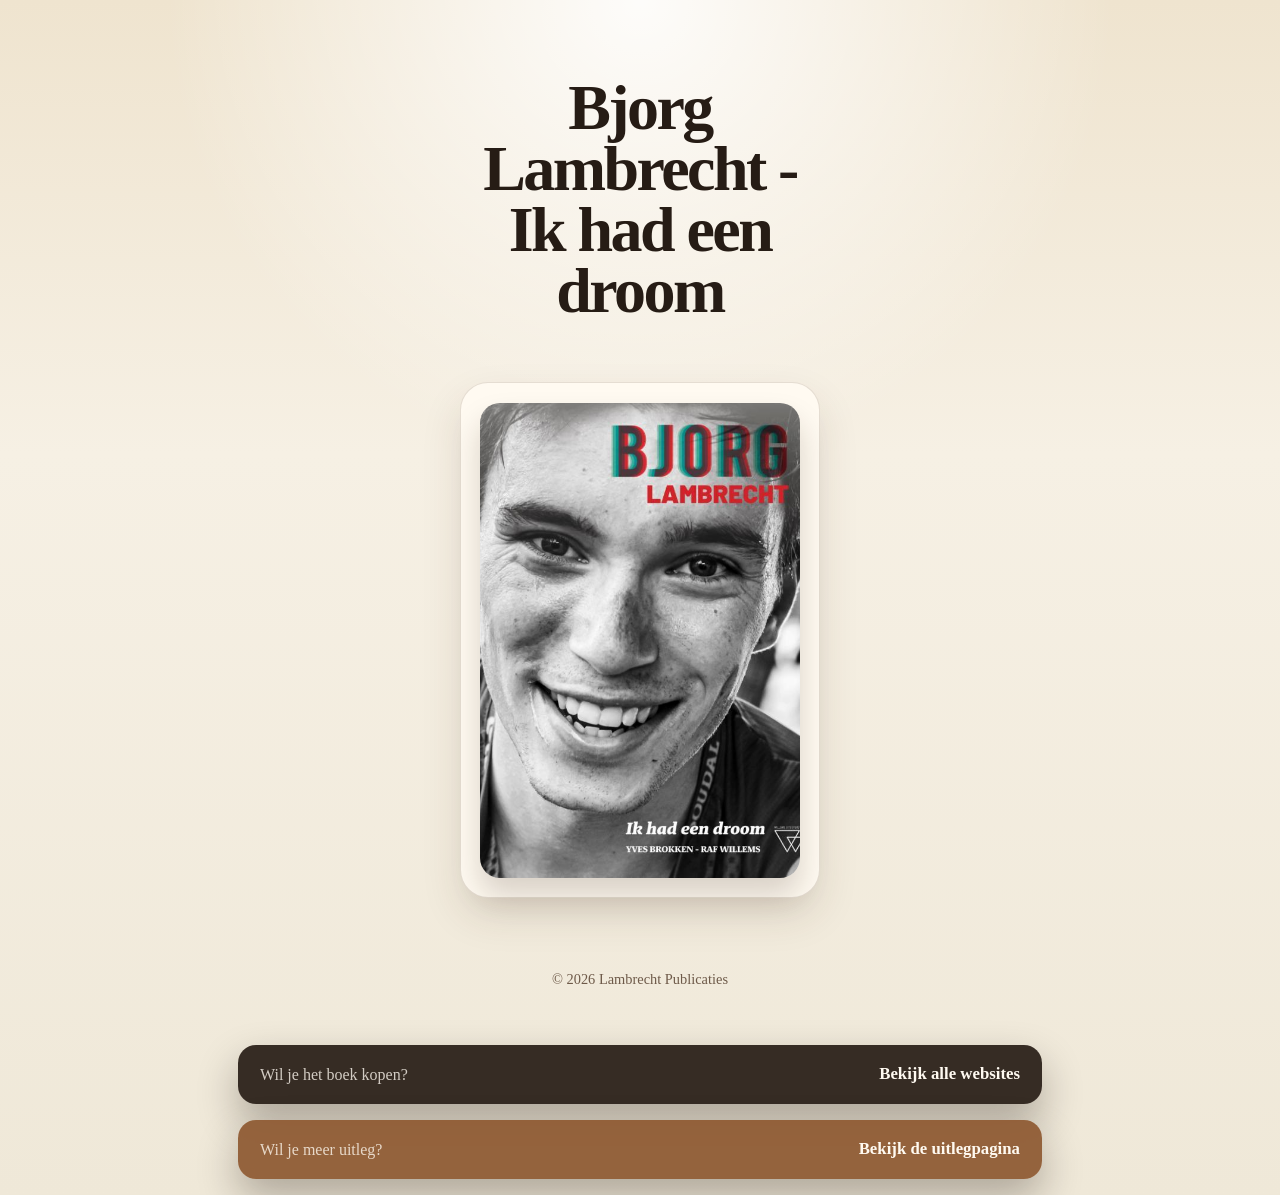
<file: index.html>
<!DOCTYPE html>
<html lang="nl">
<head>
    <meta charset="UTF-8">
    <meta name="viewport" content="width=device-width, initial-scale=1.0">
    <title>Boek van Bjorg Lambrecht</title>
    <link rel="icon" href="logo2.jpg" type="image/svg+xml">
    <link rel="stylesheet" href="style.css">
</head>
<body>

    <header>
        <h1>Bjorg Lambrecht - Ik had een droom</h1>
    </header>

    <main class="container">
        <section class="hero">
            <div class="book-cover-image">
                <img src="book-cover-lambrecht.jpg" alt="Boekcover van Ik had een droom door Bjorg Lambrecht">
            </div>
        </section>
    </main>

    <footer>
        <p>&copy; 2026 Lambrecht Publicaties</p>
    </footer>

    <a class="bottom-bar" href="kopen.html">
        <span>Wil je het boek kopen?</span>
        <strong>Bekijk alle websites</strong>
    </a>

    <a class="bottom-bar bottom-bar-secondary" href="uitleg.html">
        <span>Wil je meer uitleg?</span>
        <strong>Bekijk de uitlegpagina</strong>
    </a>

</body>
</html>
</file>
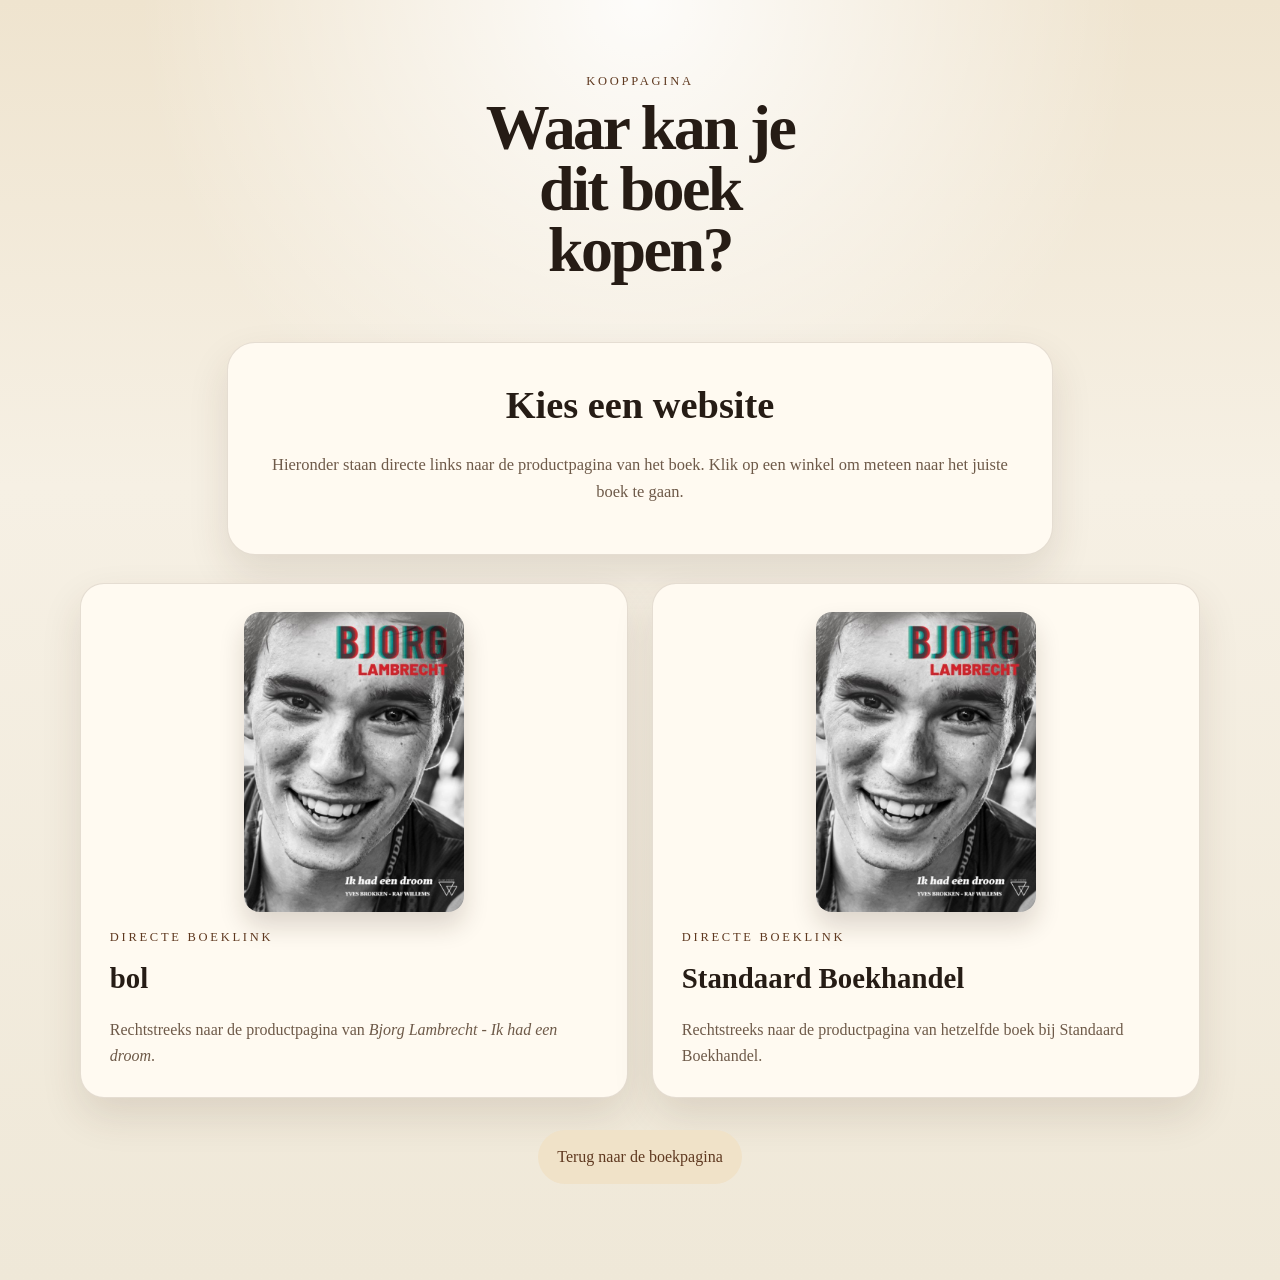
<file: kopen.html>
<!DOCTYPE html>
<html lang="nl">
<head>
    <meta charset="UTF-8">
    <meta name="viewport" content="width=device-width, initial-scale=1.0">
    <title>Waar Kan Je Het Boek Kopen?</title>
    <link rel="icon" href="logo2.jpg" type="image/svg+xml">
    <link rel="stylesheet" href="style.css">
</head>
<body class="stores-page">

    <header>
        <p class="section-label">Kooppagina</p>
        <h1>Waar kan je dit boek kopen?</h1>
    </header>

    <main class="container stores-layout">
        <section class="stores-intro info-card">
            <h2>Kies een website</h2>
            <p>Hieronder staan directe links naar de productpagina van het boek. Klik op een winkel om meteen naar het juiste boek te gaan.</p>
        </section>

        <section class="store-grid">
            <a class="store-card" href="https://www.bol.com/be/nl/p/bjorg-lambrecht-ik-had-een-droom/9300000002491098/" target="_blank" rel="noopener noreferrer">
                <img src="book-cover-lambrecht.jpg" alt="Boekcover van Ik had een droom" class="store-cover">
                <p class="section-label">Directe boeklink</p>
                <h3>bol</h3>
                <p>Rechtstreeks naar de productpagina van <em>Bjorg Lambrecht - Ik had een droom</em>.</p>
            </a>

            <a class="store-card" href="https://www.standaardboekhandel.be/p/bjorg-lambrecht-9789492419811" target="_blank" rel="noopener noreferrer">
                <img src="book-cover-lambrecht.jpg" alt="Boekcover van Ik had een droom" class="store-cover">
                <p class="section-label">Directe boeklink</p>
                <h3>Standaard Boekhandel</h3>
                <p>Rechtstreeks naar de productpagina van hetzelfde boek bij Standaard Boekhandel.</p>
            </a>
        </section>

        <div class="back-link-row">
            <a class="back-link" href="index.html">Terug naar de boekpagina</a>
        </div>
    </main>

</body>
</html>

</body>
</html>
</file>
<file: style.css>
:root {
    --bg: #f6f0e4;
    --paper: #fffaf1;
    --paper-strong: #f0e2c8;
    --ink: #261c15;
    --muted: #6e5a49;
    --accent: #8f5b34;
    --accent-dark: #5f3920;
    --line: rgba(70, 45, 24, 0.14);
    --shadow: 0 18px 40px rgba(63, 39, 21, 0.12);
}

body {
    font-family: Georgia, "Times New Roman", serif;
    line-height: 1.6;
    margin: 0;
    color: var(--ink);
    background:
        radial-gradient(circle at top, rgba(255, 255, 255, 0.9), transparent 35%),
        linear-gradient(180deg, #efe4cf 0%, var(--bg) 38%, #efe8d8 100%);
}

body.lightbox-open {
    overflow: hidden;
}

body.stores-page {
    min-height: 100vh;
}

header {
    padding: 4.5rem 1.5rem 3rem;
    text-align: center;
    color: var(--ink);
}

header h1 {
    margin: 0.4rem auto 0.8rem;
    max-width: 10ch;
    font-size: clamp(2.6rem, 5vw, 4.8rem);
    line-height: 0.95;
    letter-spacing: -0.04em;
}

.eyebrow,
.section-label {
    margin: 0;
    text-transform: uppercase;
    letter-spacing: 0.22em;
    font-size: 0.78rem;
    color: var(--accent-dark);
}

.subtitle {
    max-width: 42rem;
    margin: 0 auto;
    font-size: 1.08rem;
    color: var(--muted);
}

.container {
    max-width: 1120px;
    margin: 0 auto 3rem;
    padding: 0 1.5rem 1.5rem;
}

.hero,
.qr-card {
    display: grid;
    gap: 1.75rem;
}

.hero {
    grid-template-columns: minmax(260px, 360px);
    justify-content: center;
    align-items: stretch;
}

.book-summary {
    max-width: 760px;
    margin: 0 auto;
    text-align: center;
}

.book-summary h2 {
    margin: 0.45rem 0 1rem;
    font-size: clamp(1.9rem, 3vw, 2.9rem);
    line-height: 1.05;
}

.book-cover-card,
.book-cover-image,
.book-info,
.info-card {
    background: var(--paper);
    border: 1px solid var(--line);
    border-radius: 28px;
    box-shadow: var(--shadow);
}

.book-cover-image {
    max-width: 360px;
    margin: 0 auto;
    padding: 1.2rem;
    height: 100%;
}

.book-cover-image img,
.book-video {
    display: block;
    width: 100%;
    height: 100%;
    object-fit: cover;
    border-radius: 20px;
    box-shadow: 0 18px 30px rgba(44, 25, 11, 0.18);
}

.book-info,
.info-card {
    padding: 2rem;
}

.book-info h2,
.info-card h3 {
    margin: 0.45rem 0 1rem;
    font-size: clamp(1.8rem, 3vw, 2.8rem);
    line-height: 1.05;
}

.book-info p,
.info-card p {
    color: var(--muted);
    font-size: 1.03rem;
}

.book-meta {
    display: flex;
    flex-wrap: wrap;
    gap: 0.75rem;
    margin-top: 1.5rem;
}

.book-meta span {
    padding: 0.65rem 1rem;
    border-radius: 999px;
    background: var(--paper-strong);
    color: var(--accent-dark);
    font-size: 0.92rem;
}

.accent-card {
    background: linear-gradient(180deg, #fffaf1, #f7ecd8);
}

.qr-card {
    grid-template-columns: 1fr;
    align-items: center;
    justify-content: center;
    height: 100%;
}

.qr-copy h3 {
    margin: 0.45rem 0 1rem;
    font-size: clamp(1.6rem, 3vw, 2.3rem);
    line-height: 1.08;
}

.qr-container {
    display: flex;
    justify-content: center;
    padding-top: 0.5rem;
}

.qr-trigger {
    padding: 0;
    border: 0;
    background: transparent;
    cursor: pointer;
}

.qr-code {
    width: min(100%, 290px);
    height: auto;
    border: 12px solid #ffffff;
    box-shadow: 0 16px 28px rgba(44, 25, 11, 0.15);
    border-radius: 12px;
    transition: box-shadow 0.3s ease;
}

.qr-lightbox {
    position: fixed;
    inset: 0;
    display: grid;
    place-items: center;
    z-index: 20;
}

.qr-lightbox[hidden] {
    display: none;
}

.qr-lightbox-backdrop {
    position: absolute;
    inset: 0;
    background: rgba(28, 18, 10, 0.72);
    backdrop-filter: blur(4px);
}

.qr-lightbox-content {
    position: relative;
    z-index: 1;
    width: min(90vw, 560px);
    padding: 1.2rem;
    background: var(--paper);
    border-radius: 24px;
    box-shadow: 0 24px 48px rgba(22, 12, 6, 0.3);
}

.qr-code-large {
    display: block;
    width: 100%;
    height: auto;
    border-radius: 18px;
}

.qr-close {
    position: absolute;
    top: 0.7rem;
    right: 0.9rem;
    z-index: 2;
    width: 2.5rem;
    height: 2.5rem;
    border: 0;
    border-radius: 999px;
    background: rgba(38, 28, 21, 0.08);
    color: var(--ink);
    font-size: 1.6rem;
    line-height: 1;
    cursor: pointer;
    display: grid;
    place-items: center;
}

footer {
    text-align: center;
    padding: 1.5rem 1rem 2.5rem;
    font-size: 0.9rem;
    color: var(--muted);
}

.bottom-bar {
    display: flex;
    width: min(92vw, 760px);
    align-items: center;
    justify-content: space-between;
    gap: 1rem;
    margin: 0 auto 1rem;
    padding: 1rem 1.4rem;
    border-radius: 18px;
    background: rgba(38, 28, 21, 0.92);
    color: #fffaf1;
    text-decoration: none;
    box-shadow: 0 18px 40px rgba(22, 12, 6, 0.3);
    backdrop-filter: blur(10px);
}

.bottom-bar-secondary {
    background: rgba(143, 91, 52, 0.94);
}

.bottom-bar span {
    color: rgba(255, 250, 241, 0.78);
}

.bottom-bar strong {
    font-size: 1.05rem;
    font-weight: 600;
}

.stores-layout {
    padding-bottom: 3rem;
}

.video-page-card {
    max-width: 420px;
    margin: 0 auto;
    padding: 1.2rem;
}

.video-page-card .book-video {
    aspect-ratio: 9 / 16;
    width: 100%;
    max-height: 75vh;
    height: auto;
    object-fit: cover;
    margin: 0 auto;
}

.stores-intro {
    max-width: 760px;
    margin: 0 auto 1.75rem;
    text-align: center;
}

.stores-intro h2 {
    margin: 0 0 0.7rem;
    font-size: clamp(1.8rem, 3vw, 2.6rem);
}

.store-grid {
    display: grid;
    grid-template-columns: repeat(2, minmax(0, 1fr));
    gap: 1.5rem;
}

.store-card {
    display: block;
    padding: 1.8rem;
    background: var(--paper);
    border: 1px solid var(--line);
    border-radius: 24px;
    box-shadow: var(--shadow);
    color: inherit;
    text-decoration: none;
    transition: transform 0.2s ease, box-shadow 0.2s ease;
}

.store-cover {
    display: block;
    width: 100%;
    max-width: 220px;
    height: auto;
    margin: 0 auto 1rem;
    border-radius: 16px;
    box-shadow: 0 14px 26px rgba(44, 25, 11, 0.16);
}

.store-card:hover {
    transform: translateY(-4px);
    box-shadow: 0 24px 44px rgba(44, 25, 11, 0.16);
}

.store-card h3 {
    margin: 0.45rem 0 0.8rem;
    font-size: 1.8rem;
}

.store-card p:last-child {
    margin-bottom: 0;
    color: var(--muted);
}

.back-link-row {
    display: flex;
    justify-content: center;
    margin-top: 2rem;
}

.back-link {
    display: inline-block;
    padding: 0.9rem 1.2rem;
    border-radius: 999px;
    background: var(--paper-strong);
    color: var(--accent-dark);
    text-decoration: none;
}

@media (max-width: 860px) {
    .hero,
    .qr-card {
        grid-template-columns: 1fr;
    }

    header {
        padding-top: 3rem;
    }

    .store-grid {
        grid-template-columns: 1fr;
    }

    .bottom-bar {
        width: calc(100vw - 1.2rem);
        padding: 0.95rem 1rem;
        font-size: 0.95rem;
    }

}
</file>
